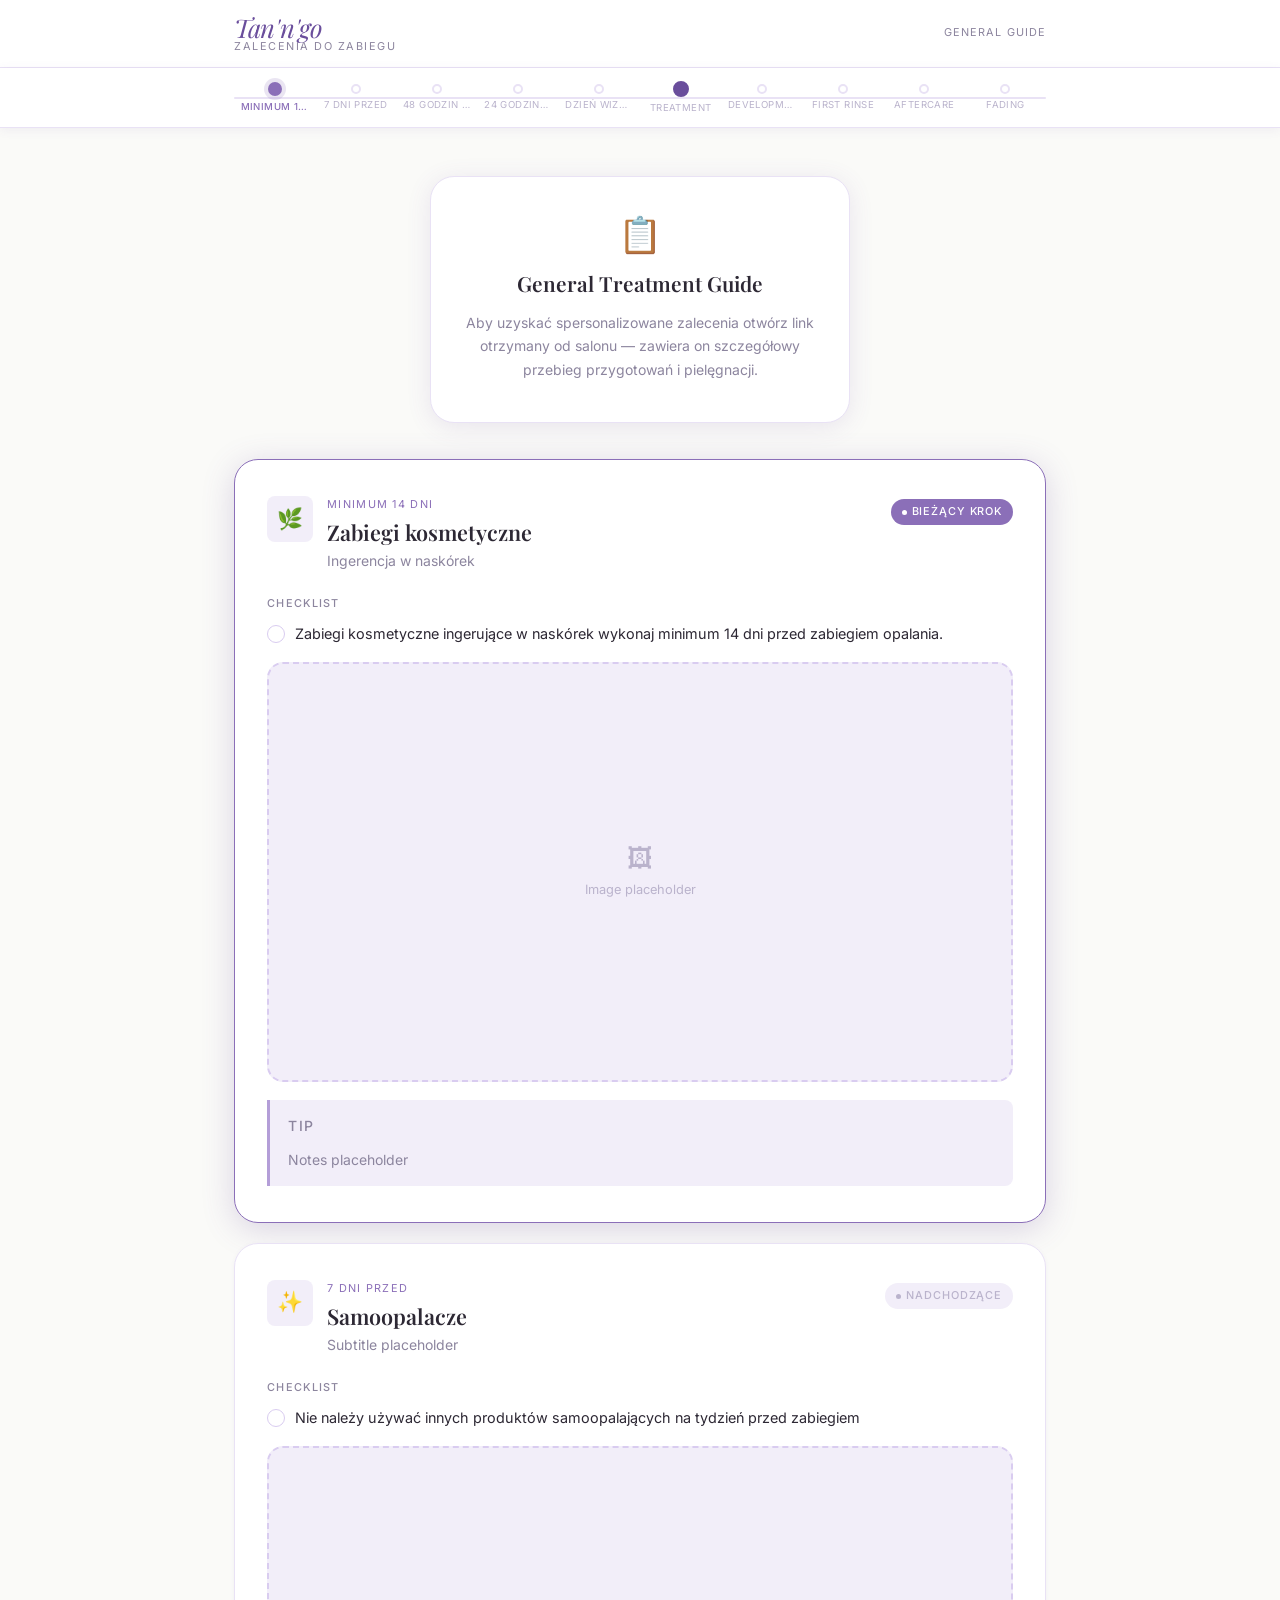
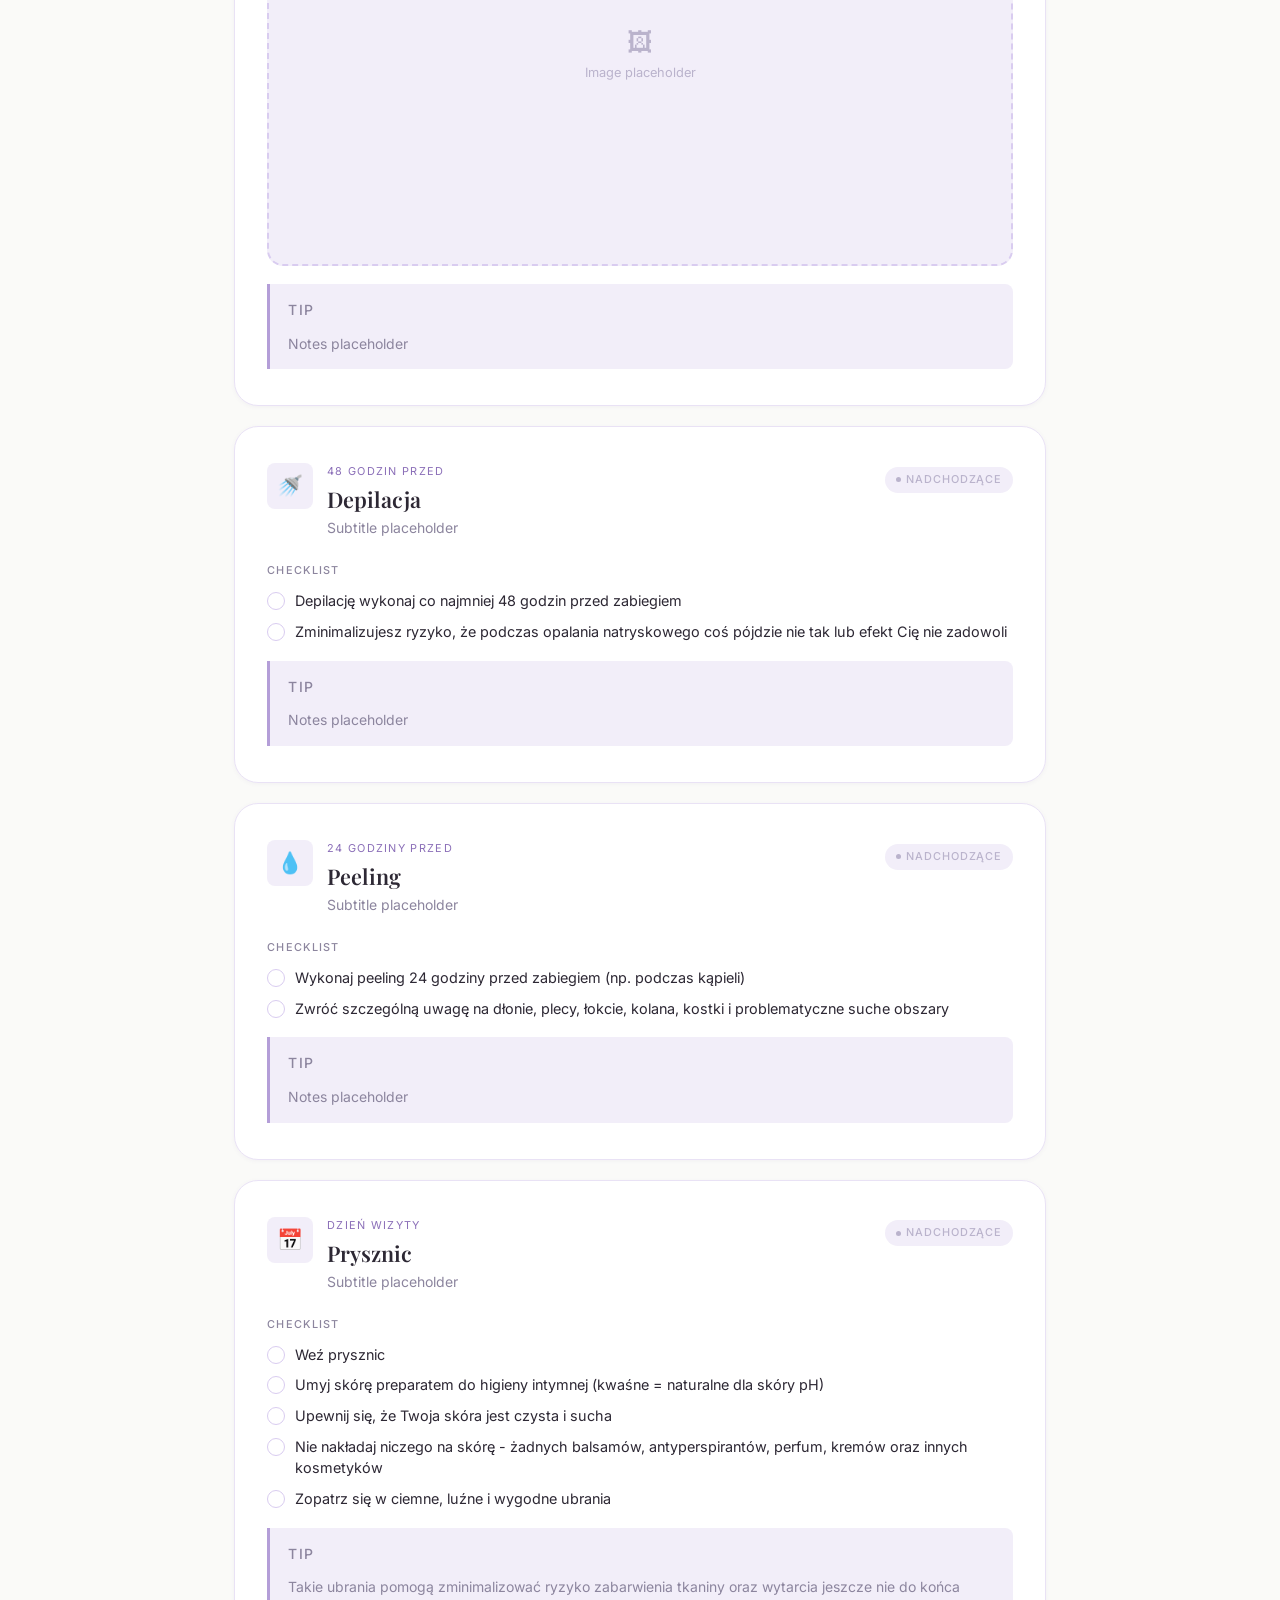
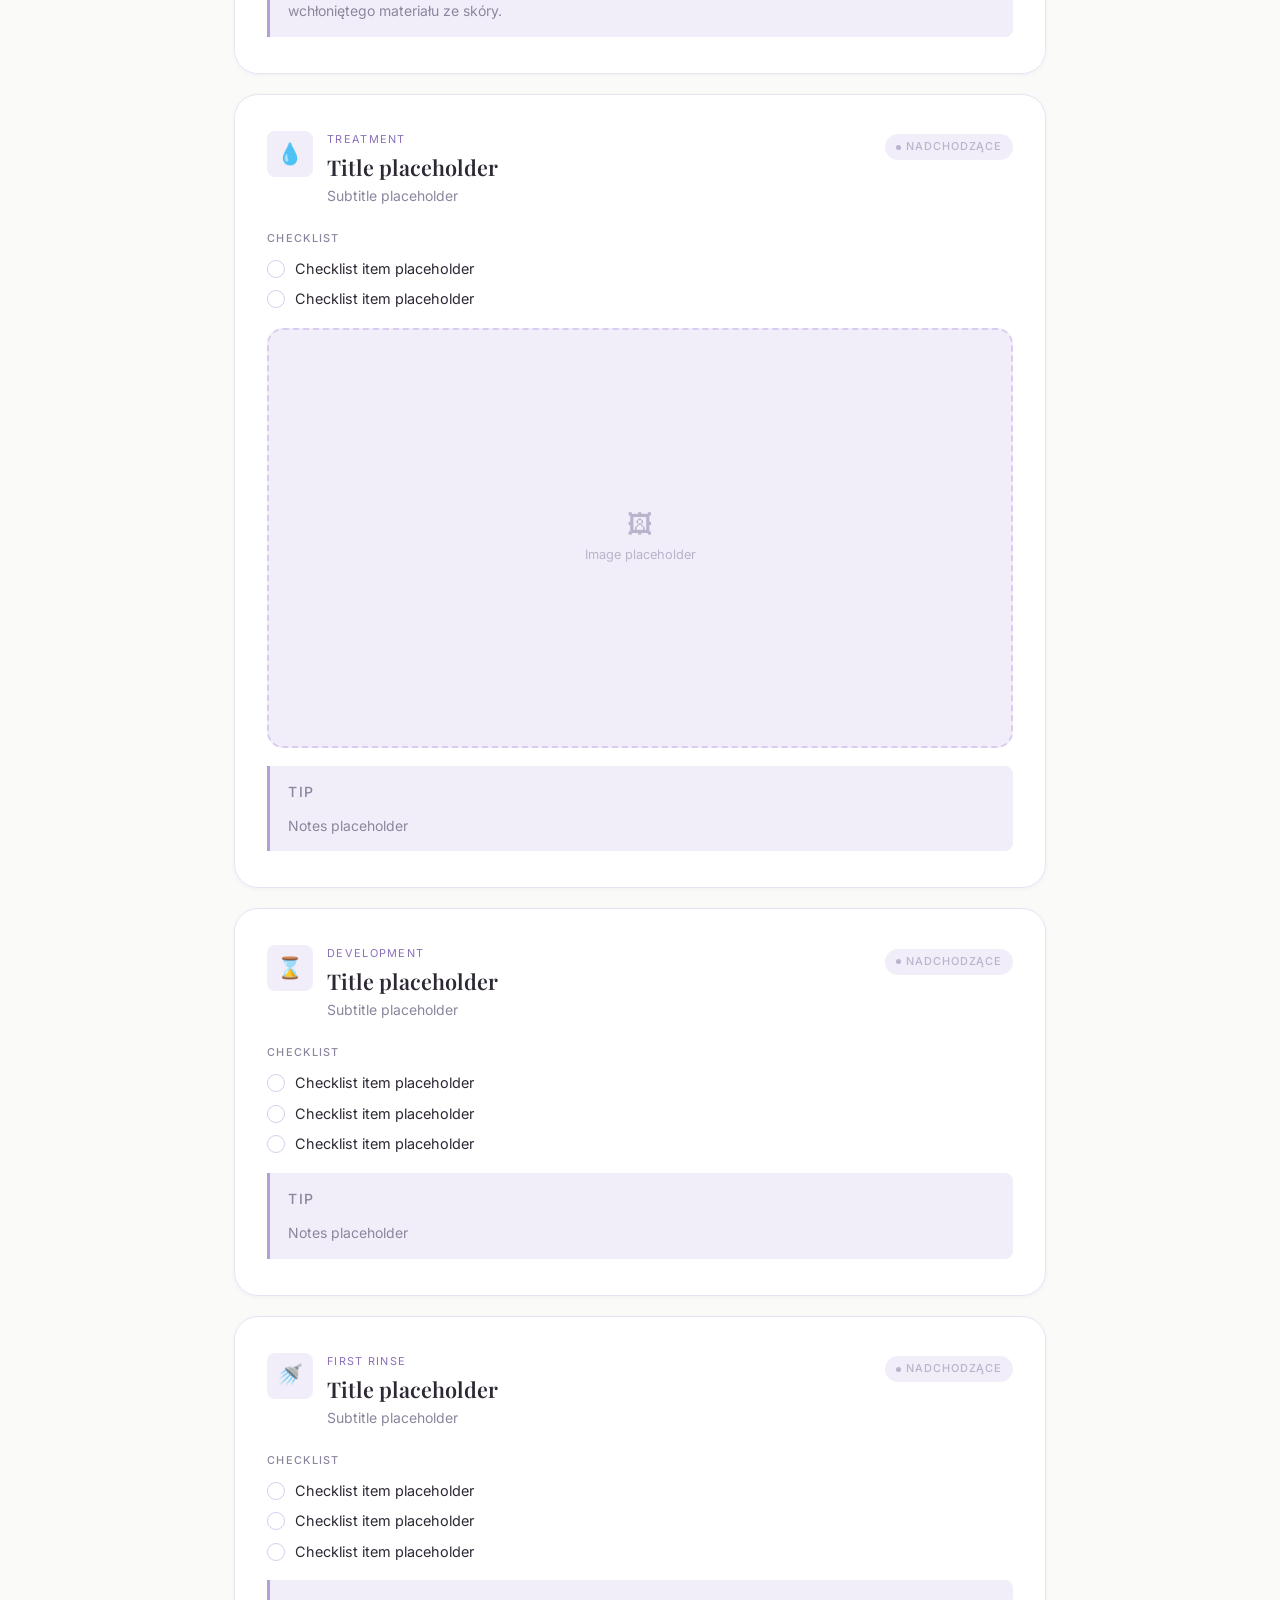
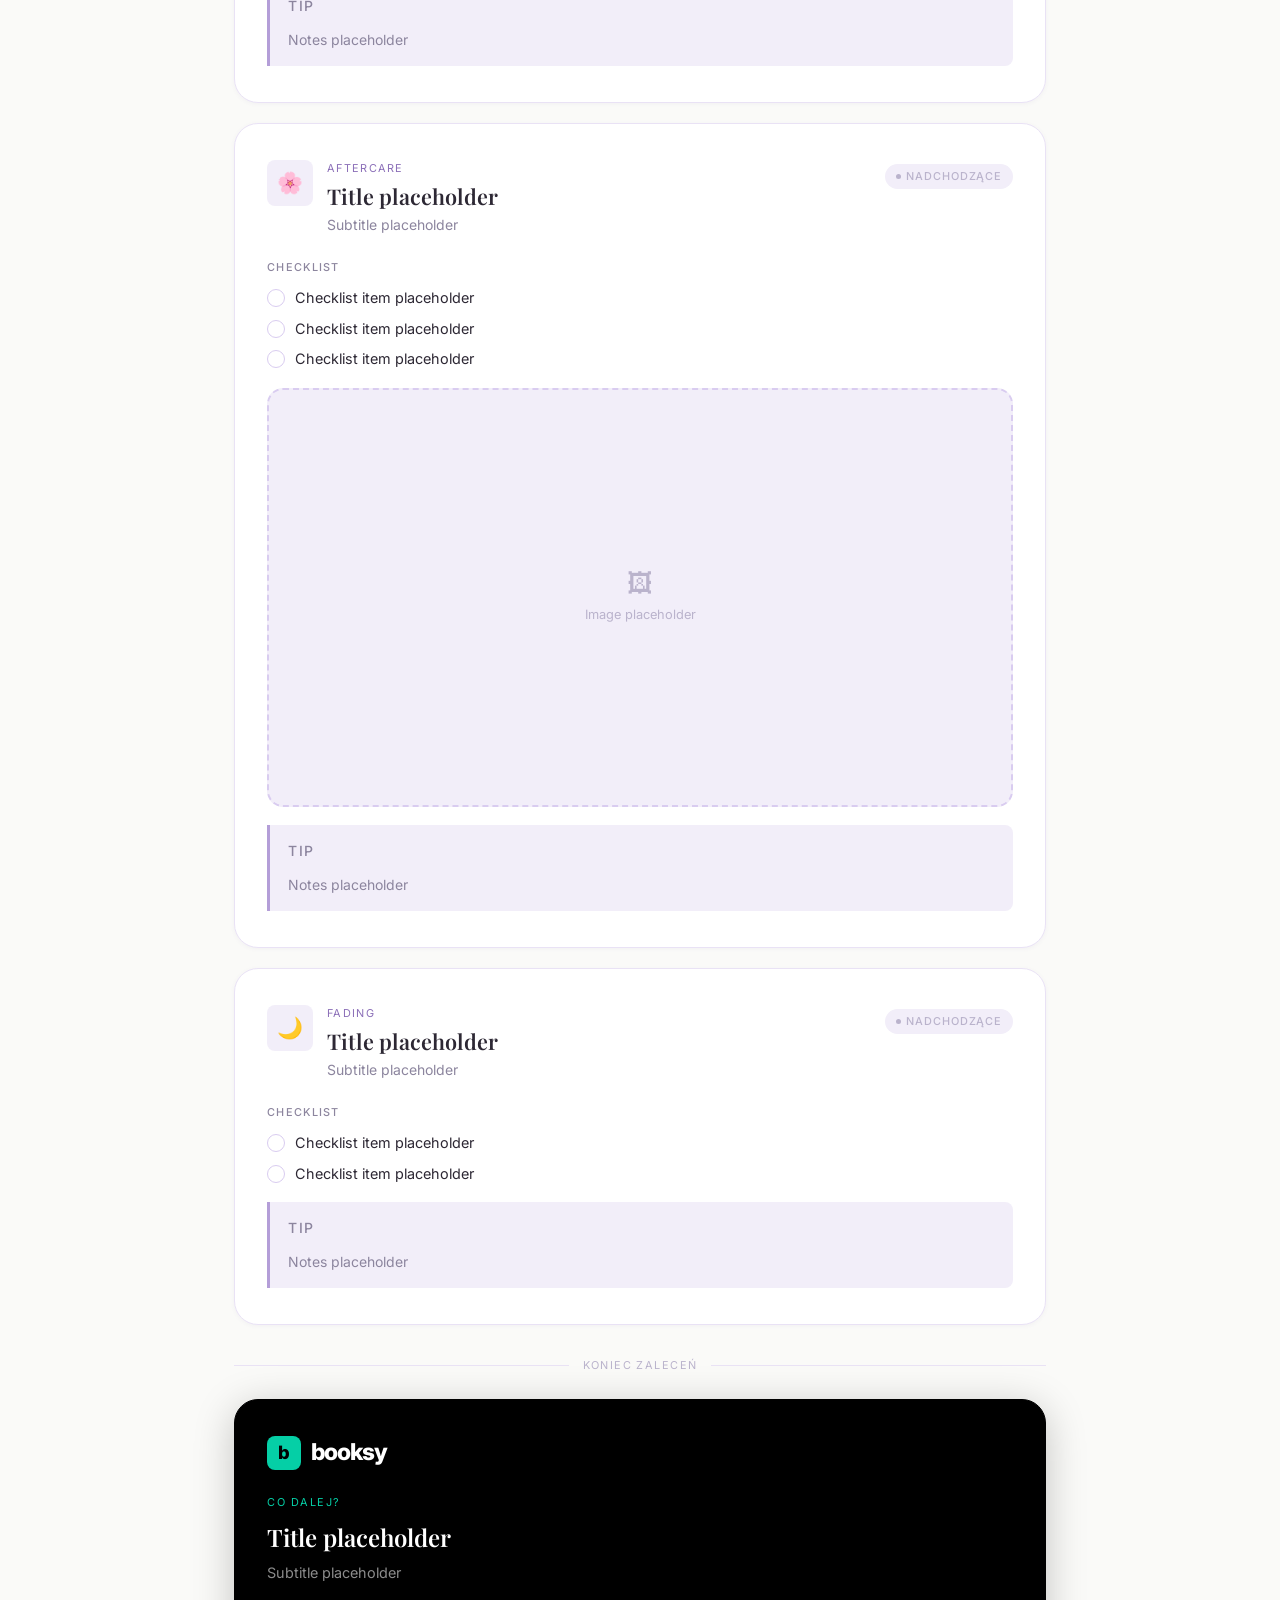
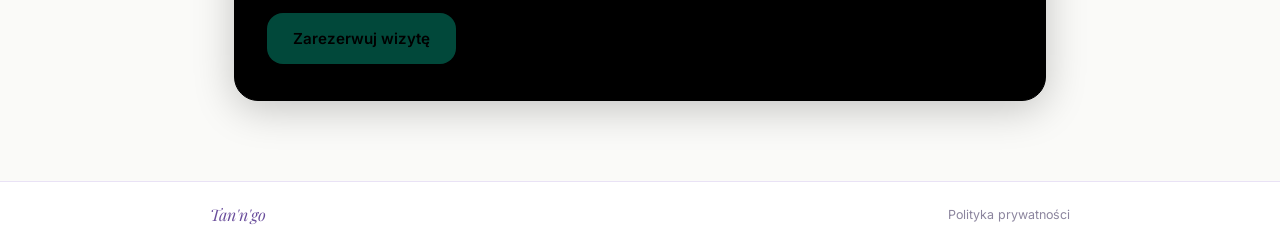
<file: index.html>
<!DOCTYPE html>
<html lang="en">
<head>
  <meta charset="UTF-8">
  <meta name="viewport" content="width=device-width, initial-scale=1.0">
  <title>Tan'n'go &middot; Zalecenia do Zabiegu</title>
  <meta name="description" content="Your personal spray tan treatment guide">
  <meta name="theme-color" content="#FAFAF8">

  <!-- Fonts: Playfair Display (serif headings) + Inter (sans body) -->
  <link rel="preconnect" href="https://fonts.googleapis.com">
  <link rel="preconnect" href="https://fonts.gstatic.com" crossorigin>
  <link href="https://fonts.googleapis.com/css2?family=Playfair+Display:ital,wght@0,400;0,600;1,400&family=Inter:wght@300;400;500&display=swap" rel="stylesheet">

  <link rel="stylesheet" href="styles.css">
</head>
<body class="js-loading">

  <!-- ── Site Header ──────────────────────────────────────── -->
  <header class="site-header" id="site-header">
    <div class="site-header__inner">
      <div class="brand">
        <span class="brand__name">Tan'n'go</span>
        <span class="brand__tagline">Zalecenia do Zabiegu</span>
      </div>
      <div class="appointment-badge" id="appointment-badge" aria-live="polite">
        <!-- Populated by script.js -->
      </div>
    </div>
  </header>

  <!-- ── Sticky Progress Timeline ────────────────────────── -->
  <nav class="progress-timeline" id="progress-timeline" aria-label="Treatment stages">
    <div class="progress-timeline__inner" id="progress-timeline-inner">
      <!-- Populated by script.js -->
    </div>
  </nav>

  <!-- ── No-timestamp notice (shown when URL param is missing) -->
  <div class="no-timestamp-notice" id="no-timestamp-notice" hidden role="status">
    <div class="notice-card">
      <div class="notice-card__icon" aria-hidden="true">&#128203;</div>
      <h2>General Treatment Guide</h2>
      <p>
        Aby uzyskać spersonalizowane zalecenia otwórz link otrzymany od salonu &mdash;
        zawiera on szczegółowy przebieg przygotowań i pielęgnacji.
      </p>
    </div>
  </div>

  <!-- ── Stage Cards ──────────────────────────────────────── -->
  <main class="stages-container" id="stages-container" role="main">
    <!-- Populated by script.js -->
  </main>

  <!-- ── Footer ───────────────────────────────────────────── -->
  <footer class="site-footer">
    <div class="site-footer__inner">
      <span class="site-footer__brand">Tan'n'go</span>
      <nav class="site-footer__nav" aria-label="Informacje">
        <a class="site-footer__link" href="privacy.html">Polityka prywatności</a>
      </nav>
    </div>
  </footer>

  <script src="script.js"></script>
</body>
</html>
</file>
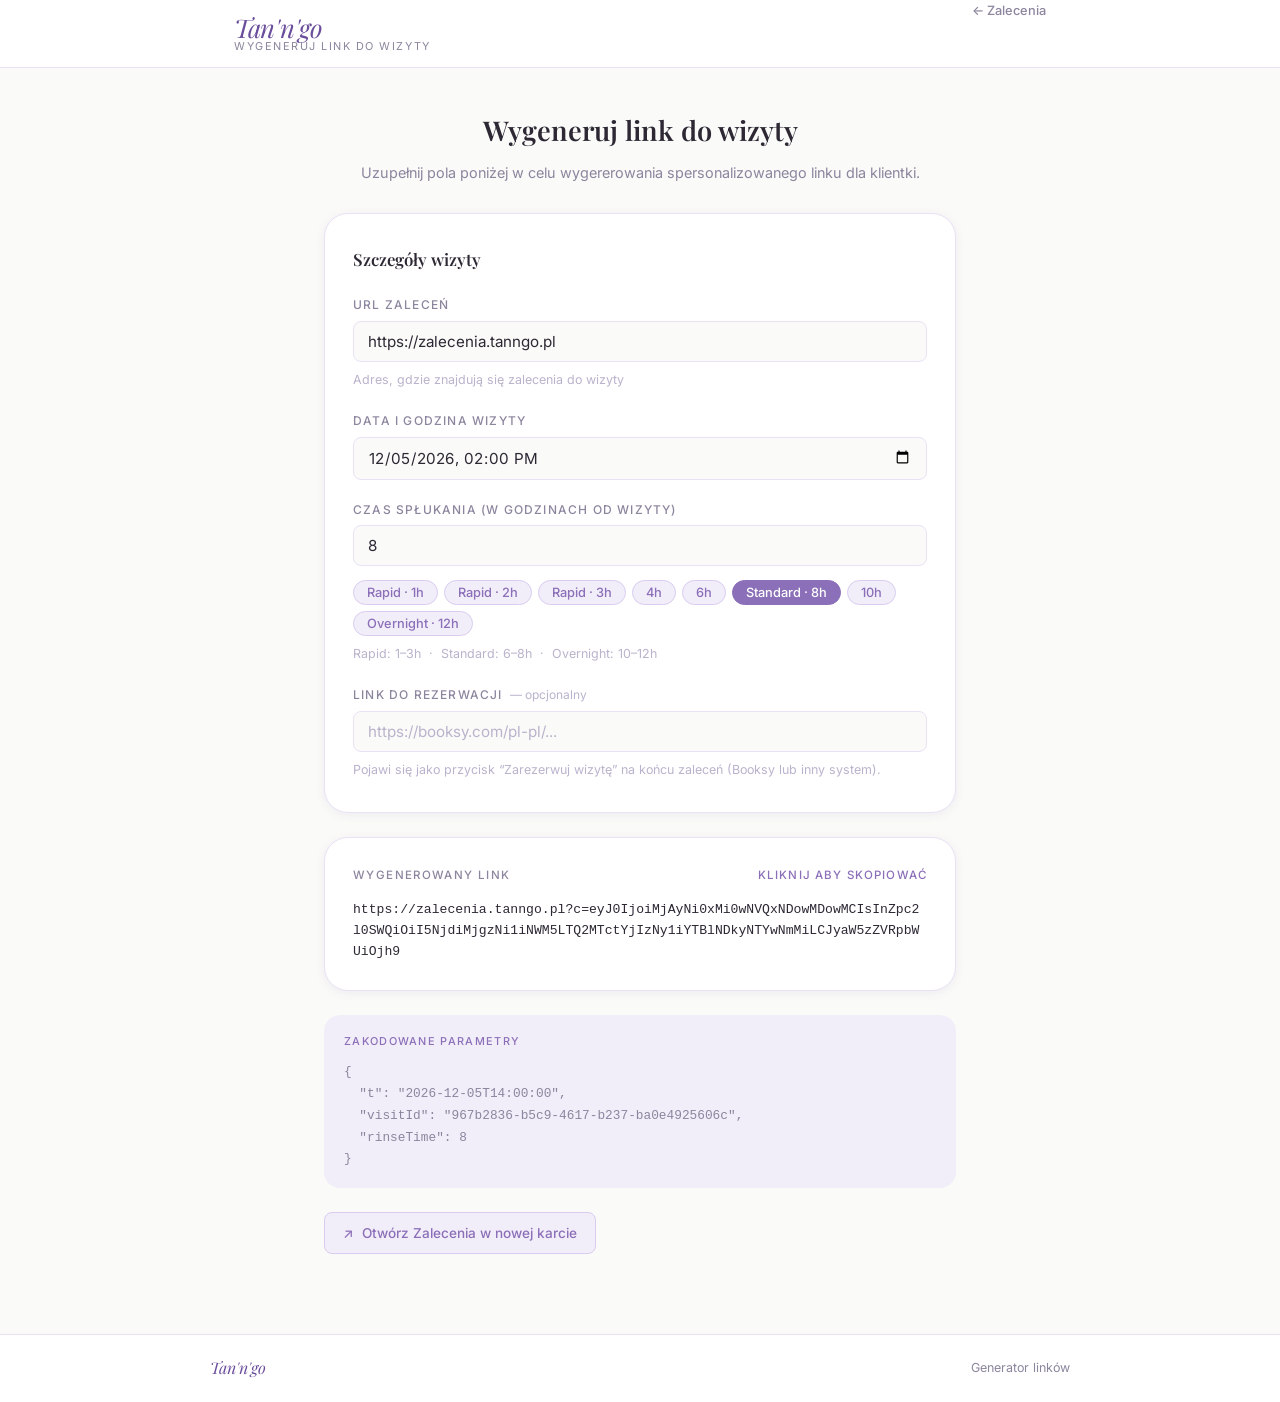
<file: generate.html>
<!DOCTYPE html>
<html lang="en">
<head>
  <meta charset="UTF-8">
  <meta name="viewport" content="width=device-width, initial-scale=1.0">
  <title>Tan'n'go &middot; Generate Link</title>

  <link rel="preconnect" href="https://fonts.googleapis.com">
  <link rel="preconnect" href="https://fonts.gstatic.com" crossorigin>
  <link href="https://fonts.googleapis.com/css2?family=Playfair+Display:ital,wght@0,400;0,600;1,400&family=Inter:wght@300;400;500&display=swap" rel="stylesheet">

  <!-- Shared design tokens -->
  <link rel="stylesheet" href="styles.css">

  <style>
    /* ── Generator page layout ───────────────────────────── */
    .gen-main {
      max-width: 680px;
      margin: 0 auto;
      padding: 40px 24px 80px;
      display: flex;
      flex-direction: column;
      gap: 24px;
    }

    .gen-intro {
      text-align: center;
      padding-bottom: 4px;
    }

    .gen-intro__title {
      font-family: var(--f-serif);
      font-size: 1.7rem;
      font-weight: 600;
      color: var(--c-text);
      margin-bottom: 8px;
    }

    .gen-intro__sub {
      font-size: 0.9rem;
      color: var(--c-text-muted);
    }

    /* ── Card wrapper ─────────────────────────────────────── */
    .gen-card {
      background: var(--c-surface);
      border-radius: var(--r-lg);
      border: 1.5px solid var(--c-border);
      padding: 32px 28px;
      box-shadow: var(--shadow-sm);
    }

    .gen-card__title {
      font-family: var(--f-serif);
      font-size: 1.05rem;
      font-weight: 600;
      color: var(--c-text);
      margin-bottom: 22px;
    }

    /* ── Form fields ──────────────────────────────────────── */
    .field-group {
      display: flex;
      flex-direction: column;
      gap: 6px;
      margin-bottom: 20px;
    }

    .field-group:last-child {
      margin-bottom: 0;
    }

    .field-label {
      font-size: 0.75rem;
      text-transform: uppercase;
      letter-spacing: 0.1em;
      color: var(--c-text-muted);
      font-weight: 500;
    }

    .field-hint {
      font-size: 0.78rem;
      color: var(--c-text-faint);
      margin-top: 2px;
    }

    .field-input {
      font-family: var(--f-sans);
      font-size: 0.95rem;
      color: var(--c-text);
      background: var(--c-bg);
      border: 1.5px solid var(--c-border);
      border-radius: var(--r-sm);
      padding: 10px 14px;
      width: 100%;
      outline: none;
      transition: border-color var(--t-base), box-shadow var(--t-base);
      /* Prevent browser default styling on date/time inputs */
      -webkit-appearance: none;
    }

    .field-input:focus {
      border-color: var(--c-purple);
      box-shadow: 0 0 0 3px rgba(139, 111, 184, 0.12);
    }

    .field-input::placeholder {
      color: var(--c-text-faint);
    }

    /* ── Rinse time presets ───────────────────────────────── */
    .presets {
      display: flex;
      flex-wrap: wrap;
      gap: 6px;
      margin-top: 8px;
    }

    .preset-btn {
      font-family: var(--f-sans);
      font-size: 0.8rem;
      font-weight: 500;
      color: var(--c-purple);
      background: var(--c-lavender-pale);
      border: 1.5px solid var(--c-lavender);
      border-radius: 100px;
      padding: 4px 13px;
      cursor: pointer;
      transition: background var(--t-fast), border-color var(--t-fast), color var(--t-fast);
      -webkit-tap-highlight-color: transparent;
    }

    .preset-btn:hover {
      background: var(--c-lavender);
      border-color: var(--c-purple-light);
    }

    .preset-btn.is-active {
      background: var(--c-purple);
      border-color: var(--c-purple);
      color: #fff;
    }

    /* ── URL Output ───────────────────────────────────────── */
    .url-output {
      background: var(--c-surface);
      border-radius: var(--r-lg);
      border: 1.5px solid var(--c-border);
      padding: 28px;
      box-shadow: var(--shadow-sm);
      cursor: pointer;
      transition:
        border-color var(--t-base),
        box-shadow var(--t-base),
        background var(--t-base);
      user-select: none;
      -webkit-tap-highlight-color: transparent;
    }

    .url-output:hover {
      border-color: var(--c-purple-light);
      box-shadow: var(--shadow-md);
    }

    .url-output:active {
      transform: scale(0.995);
    }

    .url-output.is-copied {
      border-color: var(--c-success);
      box-shadow: 0 4px 20px rgba(123, 174, 140, 0.18);
    }

    .url-output.is-empty {
      cursor: default;
      opacity: 0.6;
    }

    .url-output.is-empty:hover {
      border-color: var(--c-border);
      box-shadow: var(--shadow-sm);
    }

    .url-output__header {
      display: flex;
      align-items: center;
      justify-content: space-between;
      margin-bottom: 14px;
      gap: 8px;
    }

    .url-output__title {
      font-size: 0.72rem;
      text-transform: uppercase;
      letter-spacing: 0.12em;
      color: var(--c-text-muted);
      font-weight: 500;
    }

    .url-output__action {
      font-size: 0.72rem;
      text-transform: uppercase;
      letter-spacing: 0.1em;
      color: var(--c-purple);
      font-weight: 500;
      transition: color var(--t-fast);
      flex-shrink: 0;
    }

    .url-output.is-copied .url-output__action {
      color: var(--c-success);
    }

    .url-output.is-empty .url-output__action {
      display: none;
    }

    .url-output__url {
      font-family: 'SFMono-Regular', 'Consolas', 'Liberation Mono', monospace;
      font-size: 0.82rem;
      color: var(--c-text);
      word-break: break-all;
      line-height: 1.6;
      transition: color var(--t-fast);
    }

    .url-output.is-empty .url-output__url {
      color: var(--c-text-faint);
      font-family: var(--f-sans);
      font-size: 0.875rem;
    }

    .url-output.is-copied .url-output__url {
      color: var(--c-success);
    }

    /* ── Config preview ───────────────────────────────────── */
    .config-preview {
      background: var(--c-lavender-pale);
      border-radius: var(--r-md);
      padding: 18px 20px;
    }

    .config-preview__label {
      font-size: 0.68rem;
      text-transform: uppercase;
      letter-spacing: 0.12em;
      color: var(--c-purple);
      font-weight: 500;
      margin-bottom: 10px;
    }

    .config-preview__json {
      font-family: 'SFMono-Regular', 'Consolas', 'Liberation Mono', monospace;
      font-size: 0.8rem;
      color: var(--c-text-muted);
      line-height: 1.7;
      white-space: pre;
    }

    /* ── Open button ──────────────────────────────────────── */
    .open-btn {
      display: inline-flex;
      align-items: center;
      gap: 7px;
      font-family: var(--f-sans);
      font-size: 0.85rem;
      font-weight: 500;
      color: var(--c-purple);
      background: var(--c-lavender-pale);
      border: 1.5px solid var(--c-lavender);
      border-radius: var(--r-sm);
      padding: 9px 18px;
      cursor: pointer;
      text-decoration: none;
      transition: background var(--t-fast), border-color var(--t-fast);
      align-self: flex-start;
      -webkit-tap-highlight-color: transparent;
    }

    .open-btn:hover {
      background: var(--c-lavender);
      border-color: var(--c-purple-light);
    }

    .open-btn[hidden] {
      display: none;
    }

    /* ── Copy toast ───────────────────────────────────────── */
    .copy-toast {
      position: fixed;
      bottom: 28px;
      left: 50%;
      transform: translateX(-50%) translateY(8px);
      background: var(--c-text);
      color: #fff;
      font-size: 0.82rem;
      font-weight: 500;
      padding: 9px 20px;
      border-radius: 100px;
      opacity: 0;
      pointer-events: none;
      transition: opacity 0.2s ease, transform 0.2s ease;
      white-space: nowrap;
      z-index: 500;
    }

    .copy-toast.is-visible {
      opacity: 1;
      transform: translateX(-50%) translateY(0);
    }

    /* ── Responsive ───────────────────────────────────────── */
    @media (max-width: 640px) {
      .gen-main {
        padding: 28px 16px 60px;
        gap: 16px;
      }

      .gen-card {
        padding: 24px 18px;
      }

      .url-output {
        padding: 20px 18px;
      }
    }
  </style>
</head>
<body>

  <!-- ── Header ─────────────────────────────────────────── -->
  <header class="site-header">
    <div class="site-header__inner">
      <div class="brand">
        <span class="brand__name">Tan'n'go</span>
        <span class="brand__tagline">Wygeneruj link do wizyty</span>
      </div>
      <a href="index.html" class="open-btn" style="border: 0; background: transparent; padding: 0; color: var(--c-text-muted); font-size: 0.8rem;">
        &larr; Zalecenia
      </a>
    </div>
  </header>

  <main class="gen-main">

    <div class="gen-intro">
      <h1 class="gen-intro__title">Wygeneruj link do wizyty</h1>
      <p class="gen-intro__sub">Uzupełnij pola poniżej w celu wygererowania spersonalizowanego linku dla klientki.</p>
    </div>

    <!-- ── Parameters card ──────────────────────────────── -->
    <div class="gen-card">
      <p class="gen-card__title">Szczegóły wizyty</p>

      <!-- Base URL -->
      <div class="field-group">
        <label class="field-label" for="base-url">URL Zaleceń</label>
        <input class="field-input" type="url" id="base-url"
               value="https://zalecenia.tanngo.pl"
               placeholder="https://zalecenia.tanngo.pl"
               spellcheck="false" autocomplete="off">
        <span class="field-hint">Adres, gdzie znajdują się zalecenia do wizyty</span>
      </div>

      <!-- Appointment date & time -->
      <div class="field-group">
        <label class="field-label" for="appointment-time">Data i godzina wizyty</label>
        <input class="field-input" type="datetime-local" id="appointment-time">
      </div>

      <!-- Rinse time -->
      <div class="field-group">
        <label class="field-label" for="rinse-time">Czas spłukania (w godzinach od wizyty)</label>
        <input class="field-input" type="number" id="rinse-time"
               value="8" min="0.5" max="24" step="0.5">
        <div class="presets" id="rinse-presets" role="group" aria-label="Rinse time presets">
          <button class="preset-btn" type="button" data-hours="1">Rapid &middot; 1h</button>
          <button class="preset-btn" type="button" data-hours="2">Rapid &middot; 2h</button>
          <button class="preset-btn" type="button" data-hours="3">Rapid &middot; 3h</button>
          <button class="preset-btn" type="button" data-hours="4">4h</button>
          <button class="preset-btn" type="button" data-hours="6">6h</button>
          <button class="preset-btn is-active" type="button" data-hours="8">Standard &middot; 8h</button>
          <button class="preset-btn" type="button" data-hours="10">10h</button>
          <button class="preset-btn" type="button" data-hours="12">Overnight &middot; 12h</button>
        </div>
        <span class="field-hint">Rapid: 1&ndash;3h &nbsp;&middot;&nbsp; Standard: 6&ndash;8h &nbsp;&middot;&nbsp; Overnight: 10&ndash;12h</span>
      </div>

      <!-- Booksy booking URL -->
      <div class="field-group">
        <label class="field-label" for="booking-url">
          Link do rezerwacji
          <span style="color: var(--c-text-faint); font-weight: 400; text-transform: none; letter-spacing: 0;">&nbsp;&mdash; opcjonalny</span>
        </label>
        <input class="field-input" type="url" id="booking-url"
               placeholder="https://booksy.com/pl-pl/..."
               spellcheck="false" autocomplete="off">
        <span class="field-hint">Pojawi się jako przycisk &ldquo;Zarezerwuj wizytę&rdquo; na końcu zaleceń (Booksy lub inny system).</span>
      </div>
    </div>

    <!-- ── URL output ────────────────────────────────────── -->
    <div class="url-output is-empty" id="url-output"
         role="button" tabindex="0"
         aria-label="Generated link — Kliknij aby skopiować">
      <div class="url-output__header">
        <span class="url-output__title">Wygenerowany link</span>
        <span class="url-output__action" id="url-action">Kliknij aby skopiować</span>
      </div>
      <div class="url-output__url" id="url-display">
        Enter an appointment date &amp; time to generate a link.
      </div>
    </div>

    <!-- ── Config preview ────────────────────────────────── -->
    <div class="config-preview" id="config-preview" hidden>
      <p class="config-preview__label">Zakodowane parametry</p>
      <pre class="config-preview__json" id="config-json"></pre>
    </div>

    <!-- ── Open in new tab ───────────────────────────────── -->
    <a class="open-btn" id="open-btn" href="#" target="_blank" rel="noopener" hidden>
      &#8599;&nbsp; Otwórz Zalecenia w nowej karcie
    </a>

  </main>

  <!-- ── Footer ─────────────────────────────────────────── -->
  <footer class="site-footer">
    <div class="site-footer__inner">
      <span class="site-footer__brand">Tan'n'go</span>
      <span class="site-footer__copy">Generator linków</span>
    </div>
  </footer>

  <!-- ── Copy toast ─────────────────────────────────────── -->
  <div class="copy-toast" id="copy-toast" aria-live="polite">Skopiowano do schowka</div>

  <script>
    'use strict';

    /* ── Encode config (mirrors script.js) ──────────────── */
    function encodeConfig(config) {
      const json   = JSON.stringify(config);
      const bytes  = new TextEncoder().encode(json);
      const binary = Array.from(bytes, b => String.fromCharCode(b)).join('');
      return btoa(binary);
    }

    /* ── State ───────────────────────────────────────────── */
    let currentURL = '';
    let toastTimer = null;

    /* ── Elements ────────────────────────────────────────── */
    const elBaseUrl     = document.getElementById('base-url');
    const elApptTime    = document.getElementById('appointment-time');
    const elRinseTime   = document.getElementById('rinse-time');
    const elBookingUrl  = document.getElementById('booking-url');
    const elUrlOutput   = document.getElementById('url-output');
    const elUrlDisplay  = document.getElementById('url-display');
    const elUrlAction   = document.getElementById('url-action');
    const elConfigJson  = document.getElementById('config-json');
    const elConfigBlock = document.getElementById('config-preview');
    const elOpenBtn     = document.getElementById('open-btn');
    const elToast       = document.getElementById('copy-toast');

    /* ── Pre-fill appointment time with tomorrow at 14:00 ── */
    (function prefill() {
      const d = new Date();
      d.setDate(d.getDate() + 1);
      d.setHours(14, 0, 0, 0);
      // datetime-local expects "YYYY-MM-DDTHH:mm"
      elApptTime.value = d.toISOString().slice(0, 16);
      update();
    })();

    /* ── Build and display the URL ───────────────────────── */
    function update() {
      const baseUrl    = elBaseUrl.value.trim().replace(/\/$/, '');
      const apptRaw    = elApptTime.value;   // "2026-06-20T17:00"
      const rinseHours = parseFloat(elRinseTime.value);
      const uuid = crypto.randomUUID();

      if (!apptRaw) {
        setEmpty();
        return;
      }

      // Normalise to full ISO with seconds
      const apptISO = apptRaw.length === 16 ? apptRaw + ':00' : apptRaw;

      // Build config — only include optional fields when they have a value
      const config = { t: apptISO, visitId: uuid };
      if (!isNaN(rinseHours) && rinseHours > 0) {
        config.rinseTime = rinseHours;
      }
      const bookingVal = elBookingUrl.value.trim();
      if (bookingVal.startsWith('http')) {
        config.bookingUrl = bookingVal;
      }

      const encoded = encodeConfig(config);
      currentURL    = `${baseUrl}?c=${encoded}`;

      // Update URL display
      elUrlDisplay.textContent = currentURL;
      elUrlOutput.classList.remove('is-empty', 'is-copied');

      // Update action label (reset from "Copied!" if needed)
      elUrlAction.textContent = 'Kliknij aby skopiować';

      // Update config preview
      elConfigJson.textContent = JSON.stringify(config, null, 2);
      elConfigBlock.hidden = false;

      // Update open-in-tab button
      elOpenBtn.href    = currentURL;
      elOpenBtn.hidden  = false;
    }

    function setEmpty() {
      currentURL = '';
      elUrlDisplay.textContent = 'Enter an appointment date \u0026 time to generate a link.';
      elUrlOutput.classList.add('is-empty');
      elUrlOutput.classList.remove('is-copied');
      elConfigBlock.hidden = true;
      elOpenBtn.hidden = true;
    }

    /* ── Copy to clipboard ───────────────────────────────── */
    function copyURL() {
      console.log("URL copy")
      if (!currentURL) return;

      navigator.clipboard.writeText(currentURL).then(() => {
        // Visual feedback on the output card
        elUrlOutput.classList.add('is-copied');
        elUrlAction.textContent = '&#10003; Skopiowano!';

        // Toast notification
        showToast('Copied to clipboard');

        // Revert after 2.5 s
        setTimeout(() => {
          elUrlOutput.classList.remove('is-copied');
          elUrlAction.textContent = 'Kliknij aby skopiować';
        }, 2500);
      }).catch(() => {
        // Fallback for browsers that deny clipboard access
        showToast('Copy failed — please select and copy manually');
      });
    }

    function showToast(message) {
      elToast.textContent = message;
      elToast.classList.add('is-visible');
      clearTimeout(toastTimer);
      toastTimer = setTimeout(() => elToast.classList.remove('is-visible'), 2200);
    }

    /* ── Preset buttons ──────────────────────────────────── */
    document.getElementById('rinse-presets').addEventListener('click', e => {
      const btn = e.target.closest('.preset-btn');
      if (!btn) return;

      // Update input value
      elRinseTime.value = btn.dataset.hours;

      // Update active state
      document.querySelectorAll('.preset-btn').forEach(b => b.classList.remove('is-active'));
      btn.classList.add('is-active');

      update();
    });

    // Deactivate presets when the user types a custom value
    elRinseTime.addEventListener('input', () => {
      const val = parseFloat(elRinseTime.value);
      document.querySelectorAll('.preset-btn').forEach(btn => {
        const matches = parseFloat(btn.dataset.hours) === val;
        btn.classList.toggle('is-active', matches);
      });
      update();
    });

    /* ── Input listeners ─────────────────────────────────── */
    elBaseUrl.addEventListener('input', update);
    elApptTime.addEventListener('input', update);
    elBookingUrl.addEventListener('input', update);

    /* ── Click / keyboard on URL output ─────────────────── */
    elUrlOutput.addEventListener('click', copyURL);
    elUrlOutput.addEventListener('keydown', e => {
      if (e.key === 'Enter' || e.key === ' ') {
        e.preventDefault();
        copyURL();
      }
    });
  </script>
</body>
</html>
</file>
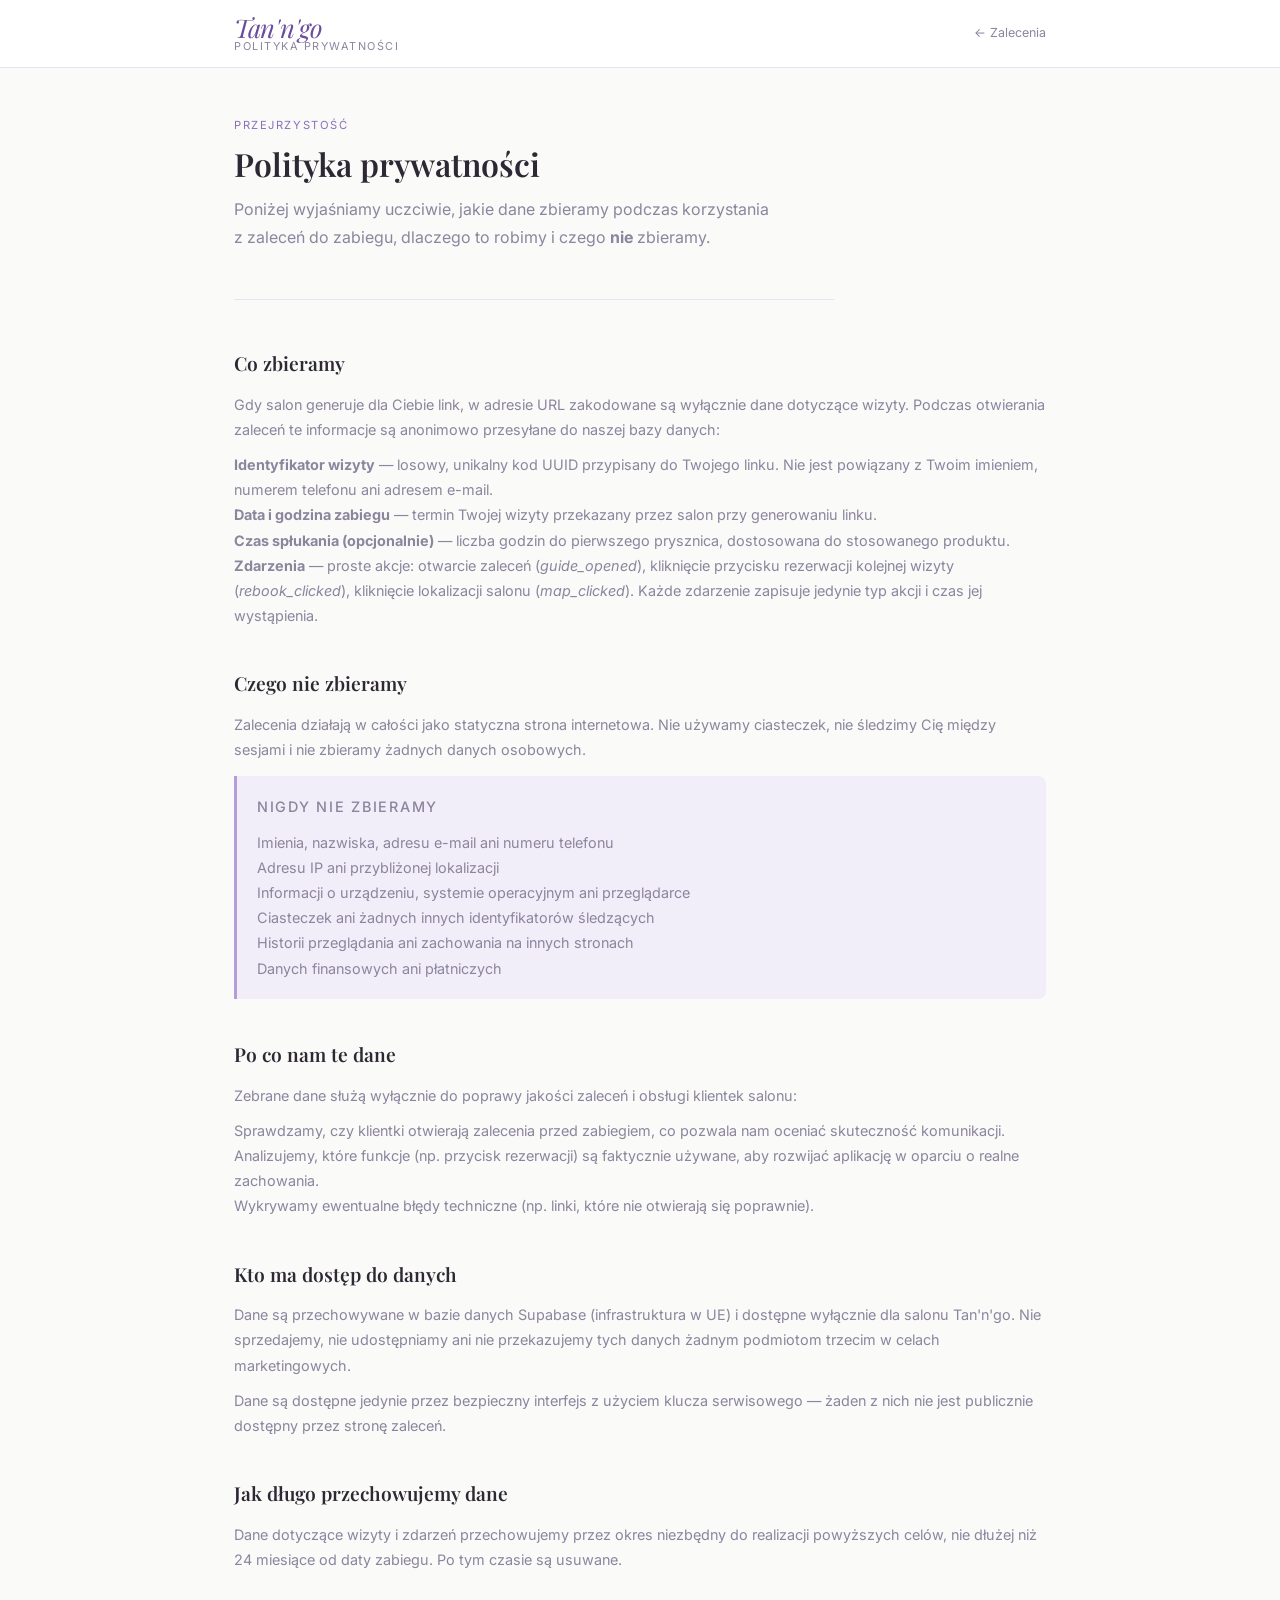
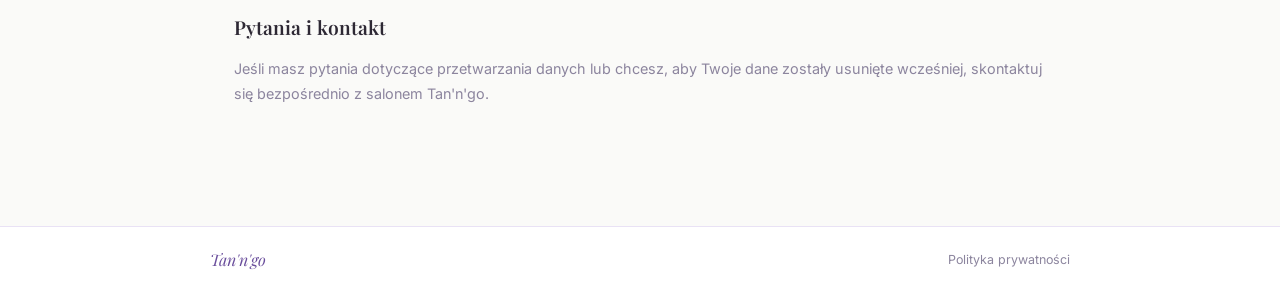
<file: privacy.html>
<!DOCTYPE html>
<html lang="pl">
<head>
  <meta charset="UTF-8">
  <meta name="viewport" content="width=device-width, initial-scale=1.0">
  <title>Tan'n'go &middot; Polityka prywatności</title>
  <meta name="robots" content="noindex">

  <link rel="preconnect" href="https://fonts.googleapis.com">
  <link rel="preconnect" href="https://fonts.gstatic.com" crossorigin>
  <link href="https://fonts.googleapis.com/css2?family=Playfair+Display:ital,wght@0,400;0,600;1,400&family=Inter:wght@300;400;500&display=swap" rel="stylesheet">

  <link rel="stylesheet" href="styles.css">

  <style>
    /* ── Prose page layout ───────────────────────────────────
       Reuses CSS variables and base elements from styles.css.
       Only defines the content-area structure not present elsewhere.
       ──────────────────────────────────────────────────────── */

    .prose-page {
      max-width: var(--max-w);
      margin: 0 auto;
      padding: 48px var(--page-px) 80px;
    }

    .prose-page__eyebrow {
      font-size: 0.7rem;
      text-transform: uppercase;
      letter-spacing: 0.14em;
      color: var(--c-purple);
      margin-bottom: 10px;
    }

    .prose-page__title {
      font-family: var(--f-serif);
      font-size: 2rem;
      font-weight: 600;
      color: var(--c-text);
      line-height: 1.25;
      margin-bottom: 12px;
    }

    .prose-page__lead {
      font-size: 1rem;
      color: var(--c-text-muted);
      line-height: 1.7;
      max-width: 600px;
      margin-bottom: 48px;
      padding-bottom: 48px;
      border-bottom: 1px solid var(--c-border);
    }

    /* Individual section */
    .prose-section {
      margin-bottom: 40px;
    }

    .prose-section__title {
      font-family: var(--f-serif);
      font-size: 1.2rem;
      font-weight: 600;
      color: var(--c-text);
      margin-bottom: 12px;
    }

    .prose-section p,
    .prose-section li {
      font-size: 0.9rem;
      color: var(--c-text-muted);
      line-height: 1.75;
    }

    .prose-section ul,
    .prose-section ol {
      padding-left: 0;
      list-style: none;
      /* display: flex;
      flex-direction: column; */
      gap: 6px;
      margin-top: 10px;
    }

    /* .prose-section li {
      display: flex;
      gap: 10px;
      align-items: flex-start;
    } */

    /* .prose-section li::before {
      content: '';
      display: block;
      width: 5px;
      height: 5px;
      border-radius: 50%;
      background: var(--c-purple-light);
      flex-shrink: 0;
      margin-top: 8px;
    } */

    /* "Not collected" highlight block — reuses stage-notes colours */
    .prose-not-collected {
      background: var(--c-lavender-pale);
      border-left: 3px solid var(--c-purple-light);
      border-radius: 0 var(--r-sm) var(--r-sm) 0;
      padding: 18px 20px;
      margin-top: 14px;
    }

    .prose-not-collected__label {
      font-size: 0.68rem;
      text-transform: uppercase;
      letter-spacing: 0.12em;
      color: var(--c-purple);
      font-weight: 500;
      margin-bottom: 10px;
    }

    .prose-not-collected ul {
      margin-top: 0;
    }

    @media (max-width: 680px) {
      .prose-page {
        padding-top: 32px;
      }

      .prose-page__title {
        font-size: 1.6rem;
      }
    }
  </style>
</head>
<body>

  <!-- ── Header ─────────────────────────────────────────────── -->
  <header class="site-header">
    <div class="site-header__inner">
      <div class="brand">
        <span class="brand__name">Tan'n'go</span>
        <span class="brand__tagline">Polityka prywatności</span>
      </div>
      <a href="index.html" class="site-footer__link">&larr; Zalecenia</a>
    </div>
  </header>

  <!-- ── Content ────────────────────────────────────────────── -->
  <main class="prose-page">

    <p class="prose-page__eyebrow">Przejrzystość</p>
    <h1 class="prose-page__title">Polityka prywatności</h1>
    <p class="prose-page__lead">
      Poniżej wyjaśniamy uczciwie, jakie dane zbieramy podczas korzystania
      z&nbsp;zaleceń do zabiegu, dlaczego to robimy i&nbsp;czego
      <strong>nie</strong>&nbsp;zbieramy.
    </p>

    <!-- ── Co zbieramy ──────────────────────────────────────── -->
    <section class="prose-section">
      <h2 class="prose-section__title">Co zbieramy</h2>
      <p>
        Gdy salon generuje dla Ciebie link, w&nbsp;adresie URL zakodowane są
        wyłącznie dane dotyczące wizyty. Podczas otwierania zaleceń te
        informacje są anonimowo przesyłane do naszej bazy danych:
      </p>
      <ul>
        <li>
          <strong>Identyfikator wizyty</strong> &mdash; losowy, unikalny kod UUID
          przypisany do Twojego linku. Nie jest powiązany z&nbsp;Twoim imieniem,
          numerem telefonu ani adresem e-mail.
        </li>
        <li>
          <strong>Data i&nbsp;godzina zabiegu</strong> &mdash; termin Twojej
          wizyty przekazany przez salon przy generowaniu linku.
        </li>
        <li>
          <strong>Czas spłukania (opcjonalnie)</strong> &mdash; liczba godzin do
          pierwszego prysznica, dostosowana do stosowanego produktu.
        </li>
        <li>
          <strong>Zdarzenia</strong> &mdash; proste akcje: otwarcie zaleceń
          (<em>guide_opened</em>), kliknięcie przycisku rezerwacji kolejnej wizyty
          (<em>rebook_clicked</em>), kliknięcie lokalizacji salonu
          (<em>map_clicked</em>). Każde zdarzenie zapisuje jedynie typ akcji
          i&nbsp;czas jej wystąpienia.
        </li>
      </ul>
    </section>

    <!-- ── Czego NIE zbieramy ────────────────────────────────── -->
    <section class="prose-section">
      <h2 class="prose-section__title">Czego nie zbieramy</h2>
      <p>
        Zalecenia działają w&nbsp;całości jako statyczna strona internetowa.
        Nie używamy ciasteczek, nie śledzimy Cię między sesjami i nie
        zbieramy żadnych danych osobowych.
      </p>

      <div class="prose-not-collected">
        <p class="prose-not-collected__label">Nigdy nie zbieramy</p>
        <ul>
          <li>Imienia, nazwiska, adresu e-mail ani numeru telefonu</li>
          <li>Adresu IP ani przybliżonej lokalizacji</li>
          <li>Informacji o&nbsp;urządzeniu, systemie operacyjnym ani przeglądarce</li>
          <li>Ciasteczek ani żadnych innych identyfikatorów śledzących</li>
          <li>Historii przeglądania ani zachowania na innych stronach</li>
          <li>Danych finansowych ani płatniczych</li>
        </ul>
      </div>
    </section>

    <!-- ── Dlaczego ──────────────────────────────────────────── -->
    <section class="prose-section">
      <h2 class="prose-section__title">Po co nam te dane</h2>
      <p>
        Zebrane dane służą wyłącznie do poprawy jakości zaleceń i&nbsp;obsługi
        klientek salonu:
      </p>
      <ul>
        <li>
          Sprawdzamy, czy klientki otwierają zalecenia przed zabiegiem, co pozwala
          nam oceniać skuteczność komunikacji.
        </li>
        <li>
          Analizujemy, które funkcje (np. przycisk rezerwacji) są faktycznie
          używane, aby rozwijać aplikację w&nbsp;oparciu o&nbsp;realne zachowania.
        </li>
        <li>
          Wykrywamy ewentualne błędy techniczne (np. linki, które nie otwierają
          się poprawnie).
        </li>
      </ul>
    </section>

    <!-- ── Kto ma dostęp ─────────────────────────────────────── -->
    <section class="prose-section">
      <h2 class="prose-section__title">Kto ma dostęp do danych</h2>
      <p>
        Dane są przechowywane w&nbsp;bazie danych Supabase
        (infrastruktura w&nbsp;UE) i&nbsp;dostępne wyłącznie dla salonu
        Tan'n'go. Nie sprzedajemy, nie udostępniamy ani nie przekazujemy
        tych danych żadnym podmiotom trzecim w&nbsp;celach marketingowych.
      </p>
      <p style="margin-top: 10px;">
        Dane są dostępne jedynie przez bezpieczny interfejs z&nbsp;użyciem
        klucza serwisowego &mdash; żaden z&nbsp;nich nie jest publicznie
        dostępny przez stronę zaleceń.
      </p>
    </section>

    <!-- ── Jak długo ─────────────────────────────────────────── -->
    <section class="prose-section">
      <h2 class="prose-section__title">Jak długo przechowujemy dane</h2>
      <p>
        Dane dotyczące wizyty i&nbsp;zdarzeń przechowujemy przez okres
        niezbędny do realizacji powyższych celów, nie dłużej niż 24&nbsp;miesiące
        od daty zabiegu. Po tym czasie są usuwane.
      </p>
    </section>

    <!-- ── Kontakt ───────────────────────────────────────────── -->
    <section class="prose-section">
      <h2 class="prose-section__title">Pytania i kontakt</h2>
      <p>
        Jeśli masz pytania dotyczące przetwarzania danych lub chcesz, aby Twoje
        dane zostały usunięte wcześniej, skontaktuj się bezpośrednio z&nbsp;salonem
        Tan'n'go.
      </p>
    </section>

  </main>

  <!-- ── Footer ─────────────────────────────────────────────── -->
  <footer class="site-footer">
    <div class="site-footer__inner">
      <span class="site-footer__brand">Tan'n'go</span>
      <nav class="site-footer__nav" aria-label="Informacje">
        <a class="site-footer__link" href="privacy.html">Polityka prywatności</a>
      </nav>
    </div>
  </footer>

</body>
</html>
</file>
<file: styles.css>
/* ============================================================
   Tan'n'go Treatment Guide — Stylesheet
   Mobile-first, premium beauty aesthetic
   ============================================================ */

/* ── Design Tokens ──────────────────────────────────────── */
:root {
  /* Colour palette */
  --c-bg:              #FAFAF8;
  --c-surface:         #FFFFFF;
  --c-surface-raised:  #FFFFFF;
  --c-lavender-pale:   #F2EEF9;
  --c-lavender:        #D9CCF0;
  --c-purple-light:    #B49ED8;
  --c-purple:          #8B6FB8;
  --c-purple-dark:     #6A4E9C;
  --c-text:            #2D2834;
  --c-text-muted:      #8C859E;
  --c-text-faint:      #BAB3CC;
  --c-border:          #E9E2F5;
  --c-success:         #7BAE8C;

  /* Typography */
  --f-serif:  'Playfair Display', Georgia, 'Times New Roman', serif;
  --f-sans:   'Inter', system-ui, -apple-system, BlinkMacSystemFont, sans-serif;

  /* Radii */
  --r-sm:  8px;
  --r-md:  16px;
  --r-lg:  24px;
  --r-xl:  32px;

  /* Shadows */
  --shadow-xs:     0 1px 4px  rgba(107, 78, 156, 0.06);
  --shadow-sm:     0 2px 10px rgba(107, 78, 156, 0.08);
  --shadow-md:     0 4px 24px rgba(107, 78, 156, 0.12);
  --shadow-lg:     0 8px 40px rgba(107, 78, 156, 0.18);
  --shadow-active: 0 6px 32px rgba(107, 78, 156, 0.22);

  /* Layout */
  --header-h:   68px;
  --timeline-h: 60px;
  --max-w:      860px;
  --page-px:    24px;

  /* Transitions */
  --t-fast:   0.15s ease;
  --t-base:   0.25s ease;
  --t-slow:   0.4s ease;
}

/* ── Reset ──────────────────────────────────────────────── */
*,
*::before,
*::after {
  box-sizing: border-box;
  margin: 0;
  padding: 0;
}

html {
  font-size: 16px;
  scroll-behavior: smooth;
  /* Proximity snapping — user can scroll freely, sections snap softly */
  /* scroll-snap-type: y proximity; */
}

body {
  font-family: var(--f-sans);
  background: var(--c-bg);
  color: var(--c-text);
  line-height: 1.65;
  min-height: 100vh;
  -webkit-font-smoothing: antialiased;
}

/* Suppress animation flash on first load */
body.js-loading * {
  animation-play-state: paused !important;
}

/* ── Site Header ────────────────────────────────────────── */
.site-header {
  height: var(--header-h);
  background: var(--c-surface);
  border-bottom: 1px solid var(--c-border);
}

.site-header__inner {
  max-width: var(--max-w);
  margin: 0 auto;
  height: 100%;
  padding: 0 var(--page-px);
  display: flex;
  align-items: center;
  justify-content: space-between;
  gap: 16px;
}

/* Brand */
.brand {
  display: flex;
  flex-direction: column;
  gap: 1px;
  flex-shrink: 0;
}

.brand__name {
  font-family: var(--f-serif);
  font-style: italic;
  font-size: 1.6rem;
  font-weight: 400;
  color: var(--c-purple-dark);
  letter-spacing: -0.01em;
  line-height: 1;
}

.brand__tagline {
  font-size: 0.68rem;
  text-transform: uppercase;
  letter-spacing: 0.14em;
  color: var(--c-text-muted);
  line-height: 1;
}

/* Appointment badge */
.appointment-badge {
  text-align: right;
  min-width: 0;
}

.appointment-badge__label {
  display: block;
  font-size: 0.68rem;
  text-transform: uppercase;
  letter-spacing: 0.1em;
  color: var(--c-text-muted);
  margin-bottom: 2px;
}

.appointment-badge__date {
  display: block;
  font-size: 0.85rem;
  font-weight: 500;
  color: var(--c-text);
  white-space: nowrap;
  overflow: hidden;
  text-overflow: ellipsis;
}

/* ── Sticky Progress Timeline ───────────────────────────── */
.progress-timeline {
  position: sticky;
  top: 0;
  z-index: 200;
  height: var(--timeline-h);
  background: var(--c-surface);
  border-bottom: 1px solid var(--c-border);
  box-shadow: var(--shadow-sm);
}

.progress-timeline__inner {
  position: relative;
  max-width: var(--max-w);
  margin: 0 auto;
  height: 100%;
  padding: 0 var(--page-px);
  display: flex;
  align-items: center;
  overflow-x: auto;
  /* Hide scrollbar — user navigates via stage nodes */
  scrollbar-width: none;
  -ms-overflow-style: none;
  gap: 0;
}

.progress-timeline__inner::-webkit-scrollbar {
  display: none;
}

/* Connecting track behind the nodes */
.timeline-track {
  position: absolute;
  top: 50%;
  left: var(--page-px);
  right: var(--page-px);
  height: 2px;
  background: var(--c-border);
  transform: translateY(-50%);
  pointer-events: none;
  border-radius: 2px;
  overflow: hidden;
}

.timeline-track__fill {
  height: 100%;
  background: linear-gradient(
    90deg,
    var(--c-purple-dark) 0%,
    var(--c-purple-light) 100%
  );
  border-radius: 2px;
  transition: width 0.5s ease;
  width: 0%;
}

/* Individual stage node */
.timeline-node {
  position: relative;
  z-index: 1;
  flex: 1;
  min-width: 0;
  display: flex;
  flex-direction: column;
  align-items: center;
  gap: 5px;
  padding: 4px 2px;
  cursor: pointer;
  border: none;
  background: transparent;
  /* Remove tap highlight on mobile */
  -webkit-tap-highlight-color: transparent;
}

.timeline-node:focus-visible {
  outline: 2px solid var(--c-purple);
  outline-offset: 2px;
  border-radius: 4px;
}

.timeline-node__dot {
  width: 10px;
  height: 10px;
  border-radius: 50%;
  border: 2px solid var(--c-border);
  background: var(--c-surface);
  transition:
    width var(--t-base),
    height var(--t-base),
    background var(--t-base),
    border-color var(--t-base),
    box-shadow var(--t-base);
  flex-shrink: 0;
}

.timeline-node__label {
  font-size: 0.6rem;
  text-transform: uppercase;
  letter-spacing: 0.04em;
  color: var(--c-text-faint);
  text-align: center;
  white-space: nowrap;
  overflow: hidden;
  text-overflow: ellipsis;
  max-width: 68px;
  transition: color var(--t-base);
  line-height: 1.2;
}

/* Past node */
.timeline-node.is-past .timeline-node__dot {
  background: var(--c-purple-light);
  border-color: var(--c-purple-light);
}

.timeline-node.is-past .timeline-node__label {
  color: var(--c-purple-light);
}

/* Active node */
.timeline-node.is-active .timeline-node__dot {
  width: 14px;
  height: 14px;
  background: var(--c-purple);
  border-color: var(--c-purple);
  box-shadow: 0 0 0 4px rgba(139, 111, 184, 0.18);
}

.timeline-node.is-active .timeline-node__label {
  color: var(--c-purple);
  font-weight: 500;
}

/* Special: appointment node */
.timeline-node.is-appointment .timeline-node__dot {
  width: 16px;
  height: 16px;
  background: var(--c-purple-dark);
  border-color: var(--c-purple-dark);
}

.timeline-node.is-appointment.is-past .timeline-node__dot,
.timeline-node.is-appointment.is-active .timeline-node__dot {
  background: var(--c-purple-dark);
  border-color: var(--c-purple-dark);
}

/* ── No-timestamp Notice ────────────────────────────────── */
.no-timestamp-notice {
  padding: 48px var(--page-px) 0;
  display: flex;
  justify-content: center;
}

.notice-card {
  background: var(--c-surface);
  border-radius: var(--r-lg);
  border: 1px solid var(--c-border);
  padding: 40px 32px;
  max-width: 420px;
  text-align: center;
  box-shadow: var(--shadow-md);
}

.notice-card__icon {
  font-size: 2.2rem;
  margin-bottom: 14px;
  line-height: 1;
}

.notice-card h2 {
  font-family: var(--f-serif);
  font-size: 1.3rem;
  font-weight: 600;
  color: var(--c-text);
  margin-bottom: 10px;
}

.notice-card p {
  font-size: 0.875rem;
  color: var(--c-text-muted);
  line-height: 1.7;
}

/* ── Stages Container ───────────────────────────────────── */
.stages-container {
  max-width: var(--max-w);
  margin: 0 auto;
  padding: 36px var(--page-px) 80px;
  display: flex;
  flex-direction: column;
  gap: 20px;
}

/* ── Stage Card ─────────────────────────────────────────── */
.stage-section {
  background: var(--c-surface);
  border-radius: var(--r-lg);
  border: 1.5px solid var(--c-border);
  padding: 36px 32px;
  box-shadow: var(--shadow-xs);
  transition:
    opacity var(--t-slow),
    border-color var(--t-slow),
    box-shadow var(--t-slow);
  /* Offset accounts for sticky timeline height */
  scroll-snap-align: start;
  scroll-margin-top: calc(var(--timeline-h) + 12px);
  animation: stage-enter 0.45s ease both;
}

/* Past: visually faded */
.stage-section.is-past {
  opacity: 0.55;
}

.stage-section.is-past:hover {
  opacity: 0.75;
}

/* Future: subdued */
.stage-section.is-future {
  opacity: 0.45;
}

.stage-section.is-future:hover {
  opacity: 0.65;
}

/* Current: prominent */
.stage-section.is-current {
  border-color: var(--c-purple);
  box-shadow: var(--shadow-active);
  opacity: 1;
}

/* ── Stage Header ───────────────────────────────────────── */
.stage-header {
  display: flex;
  align-items: flex-start;
  gap: 14px;
  margin-bottom: 24px;
}

.stage-header__icon {
  width: 46px;
  height: 46px;
  border-radius: var(--r-sm);
  background: var(--c-lavender-pale);
  display: flex;
  align-items: center;
  justify-content: center;
  font-size: 1.3rem;
  flex-shrink: 0;
  line-height: 1;
}

.stage-header__text {
  flex: 1;
  min-width: 0;
}

.stage-header__timeline-label {
  font-size: 0.68rem;
  text-transform: uppercase;
  letter-spacing: 0.12em;
  color: var(--c-purple);
  margin-bottom: 4px;
}

.stage-header__title {
  font-family: var(--f-serif);
  font-size: 1.35rem;
  font-weight: 600;
  color: var(--c-text);
  line-height: 1.3;
  margin-bottom: 4px;
}

.stage-header__subtitle {
  font-size: 0.875rem;
  color: var(--c-text-muted);
  line-height: 1.5;
}

/* Status badge */
.stage-header__badge-wrap {
  flex-shrink: 0;
}

.stage-badge {
  display: inline-flex;
  align-items: center;
  gap: 5px;
  padding: 4px 11px;
  border-radius: 100px;
  font-size: 0.68rem;
  font-weight: 500;
  text-transform: uppercase;
  letter-spacing: 0.08em;
  white-space: nowrap;
}

.stage-badge--current {
  background: var(--c-purple);
  color: #fff;
}

.stage-badge--past {
  background: var(--c-lavender-pale);
  color: var(--c-purple-light);
}

.stage-badge--future {
  background: var(--c-lavender-pale);
  color: var(--c-text-faint);
}

.stage-badge__dot {
  width: 5px;
  height: 5px;
  border-radius: 50%;
  background: currentColor;
  flex-shrink: 0;
}

/* ── Countdown Component ────────────────────────────────── */
.countdown {
  background: var(--c-lavender-pale);
  border-radius: var(--r-md);
  padding: 22px 20px 18px;
  margin-bottom: 22px;
  text-align: center;
}

.countdown__label {
  font-size: 0.7rem;
  text-transform: uppercase;
  letter-spacing: 0.12em;
  color: var(--c-purple);
  margin-bottom: 14px;
}

.countdown__display {
  display: flex;
  justify-content: center;
  align-items: flex-end;
  gap: 2px;
}

.countdown__unit {
  display: flex;
  flex-direction: column;
  align-items: center;
  min-width: 54px;
}

.countdown__value {
  font-family: var(--f-serif);
  font-size: 2.1rem;
  font-weight: 600;
  color: var(--c-purple-dark);
  line-height: 1;
  letter-spacing: -0.02em;
  min-width: 2ch;
  text-align: center;
}

.countdown__unit-label {
  font-size: 0.62rem;
  text-transform: uppercase;
  letter-spacing: 0.1em;
  color: var(--c-text-muted);
  margin-top: 5px;
}

.countdown__sep {
  font-size: 1.8rem;
  color: var(--c-lavender);
  line-height: 1;
  padding-bottom: 6px;
  font-family: var(--f-serif);
  user-select: none;
}

.countdown__passed {
  font-family: var(--f-serif);
  font-style: italic;
  color: var(--c-text-muted);
  font-size: 1rem;
  padding: 4px 0;
}

/* ── Stage Body ─────────────────────────────────────────── */
.stage-body {
  display: flex;
  flex-direction: column;
  gap: 18px;
}

/* Section sub-label */
.sub-label {
  font-size: 0.68rem;
  text-transform: uppercase;
  letter-spacing: 0.12em;
  color: var(--c-text-muted);
  font-weight: 500;
  margin-bottom: 10px;
}

/* Checklist */
.checklist {
  list-style: none;
  display: flex;
  flex-direction: column;
  gap: 9px;
}

.checklist__item {
  display: flex;
  align-items: flex-start;
  gap: 10px;
  font-size: 0.9rem;
  color: var(--c-text);
  line-height: 1.5;
}

.checklist__item-check {
  width: 18px;
  height: 18px;
  border-radius: 50%;
  border: 1.5px solid var(--c-lavender);
  flex-shrink: 0;
  margin-top: 2px;
  display: flex;
  align-items: center;
  justify-content: center;
  transition: background var(--t-base), border-color var(--t-base);
}

.is-past .checklist__item-check {
  background: var(--c-purple-light);
  border-color: var(--c-purple-light);
}

.checklist__item-check svg {
  display: none;
  color: #fff;
}

.is-past .checklist__item-check svg {
  display: block;
}

/* Image placeholder */
.img-placeholder {
  aspect-ratio: 16 / 9;
  background: var(--c-lavender-pale);
  border-radius: var(--r-md);
  border: 2px dashed var(--c-lavender);
  display: flex;
  flex-direction: column;
  align-items: center;
  justify-content: center;
  gap: 8px;
  color: var(--c-text-faint);
  font-size: 0.8rem;
  text-align: center;
  padding: 20px;
}

.img-placeholder__icon {
  font-size: 1.6rem;
  line-height: 1;
}

/* Notes / tips block */
.stage-notes {
  background: var(--c-lavender-pale);
  border-left: 3px solid var(--c-purple-light);
  border-radius: 0 var(--r-sm) var(--r-sm) 0;
  padding: 14px 18px;
}

.stage-notes p {
  font-size: 0.875rem;
  color: var(--c-text-muted);
  line-height: 1.7;
}

/* ── End-of-guide divider ───────────────────────────────── */
.guide-end-divider {
  display: flex;
  align-items: center;
  gap: 14px;
  padding: 12px 0 4px;
}

.guide-end-divider__line {
  flex: 1;
  height: 1px;
  background: var(--c-border);
}

.guide-end-divider__text {
  font-size: 0.68rem;
  text-transform: uppercase;
  letter-spacing: 0.13em;
  color: var(--c-text-faint);
  white-space: nowrap;
  flex-shrink: 0;
}

/* ── Booking CTA card (Booksy) ──────────────────────────── */
.stage-section--booking {
  background: #000000;
  border-color: #000000;
  box-shadow: 0 8px 40px rgba(0, 0, 0, 0.22);
  /* Override opacity states — this card is always fully visible */
  opacity: 1 !important;
}

.stage-section--booking:hover {
  border-color: #000000;
  box-shadow: 0 12px 48px rgba(0, 0, 0, 0.28);
}

/* Booksy logo lockup */
.booksy-logo {
  display: flex;
  align-items: center;
  gap: 10px;
  margin-bottom: 24px;
}

/* The teal rounded-square brand mark */
.booksy-logo__mark {
  width: 34px;
  height: 34px;
  background: #05CFA6;
  border-radius: 8px;
  display: flex;
  align-items: center;
  justify-content: center;
  font-family: var(--f-sans);
  font-weight: 800;
  font-size: 1.15rem;
  color: #000000;
  letter-spacing: -0.02em;
  flex-shrink: 0;
  line-height: 1;
}

/* "booksy" wordmark */
.booksy-logo__word {
  font-family: var(--f-sans);
  font-weight: 800;
  font-size: 1.45rem;
  color: #ffffff;
  letter-spacing: -0.04em;
  line-height: 1;
}

/* CTA text content */
.booking-cta__eyebrow {
  font-size: 0.68rem;
  text-transform: uppercase;
  letter-spacing: 0.14em;
  color: #05CFA6;
  margin-bottom: 10px;
}

.booking-cta__title {
  font-family: var(--f-serif);
  font-size: 1.5rem;
  font-weight: 600;
  color: #ffffff;
  line-height: 1.3;
  margin-bottom: 8px;
}

.booking-cta__subtitle {
  font-size: 0.9rem;
  color: rgba(255, 255, 255, 0.55);
  line-height: 1.65;
  margin-bottom: 28px;
}

/* Teal CTA button */
.booksy-btn {
  display: inline-flex;
  align-items: center;
  gap: 6px;
  background: #05CFA6;
  color: #000000;
  font-family: var(--f-sans);
  font-weight: 600;
  font-size: 0.95rem;
  padding: 13px 26px;
  border-radius: var(--r-md);
  text-decoration: none;
  border: none;
  cursor: pointer;
  transition: opacity var(--t-fast), transform var(--t-fast);
  -webkit-tap-highlight-color: transparent;
}

.booksy-btn:hover {
  opacity: 0.88;
  transform: translateY(-1px);
}

.booksy-btn:active {
  transform: translateY(0);
  opacity: 1;
}

.booksy-btn--disabled {
  opacity: 0.35;
  pointer-events: none;
  cursor: default;
}

/* ── Animations ─────────────────────────────────────────── */
@keyframes stage-enter {
  from {
    opacity: 0;
    transform: translateY(14px);
  }
  to {
    opacity: 1;
    transform: translateY(0);
  }
}

/* Final opacity is overridden by state classes after animation */
.stage-section.is-past  { animation-name: stage-enter; }
.stage-section.is-future { animation-name: stage-enter; }

@media (prefers-reduced-motion: reduce) {
  *,
  *::before,
  *::after {
    animation-duration: 0.01ms !important;
    animation-iteration-count: 1 !important;
    transition-duration: 0.01ms !important;
  }

  html {
    scroll-behavior: auto;
  }
}

/* ── Footer ─────────────────────────────────────────────── */
.site-footer {
  border-top: 1px solid var(--c-border);
  padding: 20px var(--page-px);
  background: var(--c-surface);
}

.site-footer__inner {
  max-width: var(--max-w);
  margin: 0 auto;
  display: flex;
  align-items: center;
  justify-content: space-between;
  gap: 8px;
}

.site-footer__brand {
  font-family: var(--f-serif);
  font-style: italic;
  font-size: 1rem;
  color: var(--c-purple-dark);
}

.site-footer__copy {
  font-size: 0.78rem;
  color: var(--c-text-muted);
}

.site-footer__nav {
  display: flex;
  align-items: center;
  gap: 20px;
}

.site-footer__link {
  font-size: 0.78rem;
  color: var(--c-text-muted);
  text-decoration: none;
  transition: color var(--t-fast);
}

.site-footer__link:hover {
  color: var(--c-purple);
}

/* ── Responsive: tablet ─────────────────────────────────── */
@media (max-width: 680px) {
  :root {
    --header-h:   60px;
    --timeline-h: 54px;
    --page-px:    16px;
  }

  .brand__name {
    font-size: 1.35rem;
  }

  .stages-container {
    padding-top: 24px;
    gap: 14px;
  }

  .stage-section {
    padding: 26px 20px;
  }

  .stage-header {
    flex-wrap: wrap;
  }

  /* Move badge above title on narrow screens */
  .stage-header__badge-wrap {
    order: -1;
    width: 100%;
  }

  .stage-header__icon {
    width: 40px;
    height: 40px;
    font-size: 1.1rem;
  }

  .stage-header__title {
    font-size: 1.2rem;
  }

  .countdown__value {
    font-size: 1.7rem;
  }

  .countdown__unit {
    min-width: 46px;
  }

  .timeline-node__label {
    font-size: 0.55rem;
    max-width: 52px;
  }
}

/* ── Responsive: small phone ────────────────────────────── */
@media (max-width: 460px) {
  /* Hide labels on very small screens, keep dots only */
  .timeline-node__label {
    display: none;
  }

  .timeline-node__dot {
    width: 9px;
    height: 9px;
  }

  .timeline-node.is-active .timeline-node__dot {
    width: 13px;
    height: 13px;
  }

  .appointment-badge__date {
    font-size: 0.75rem;
  }
}
</file>
